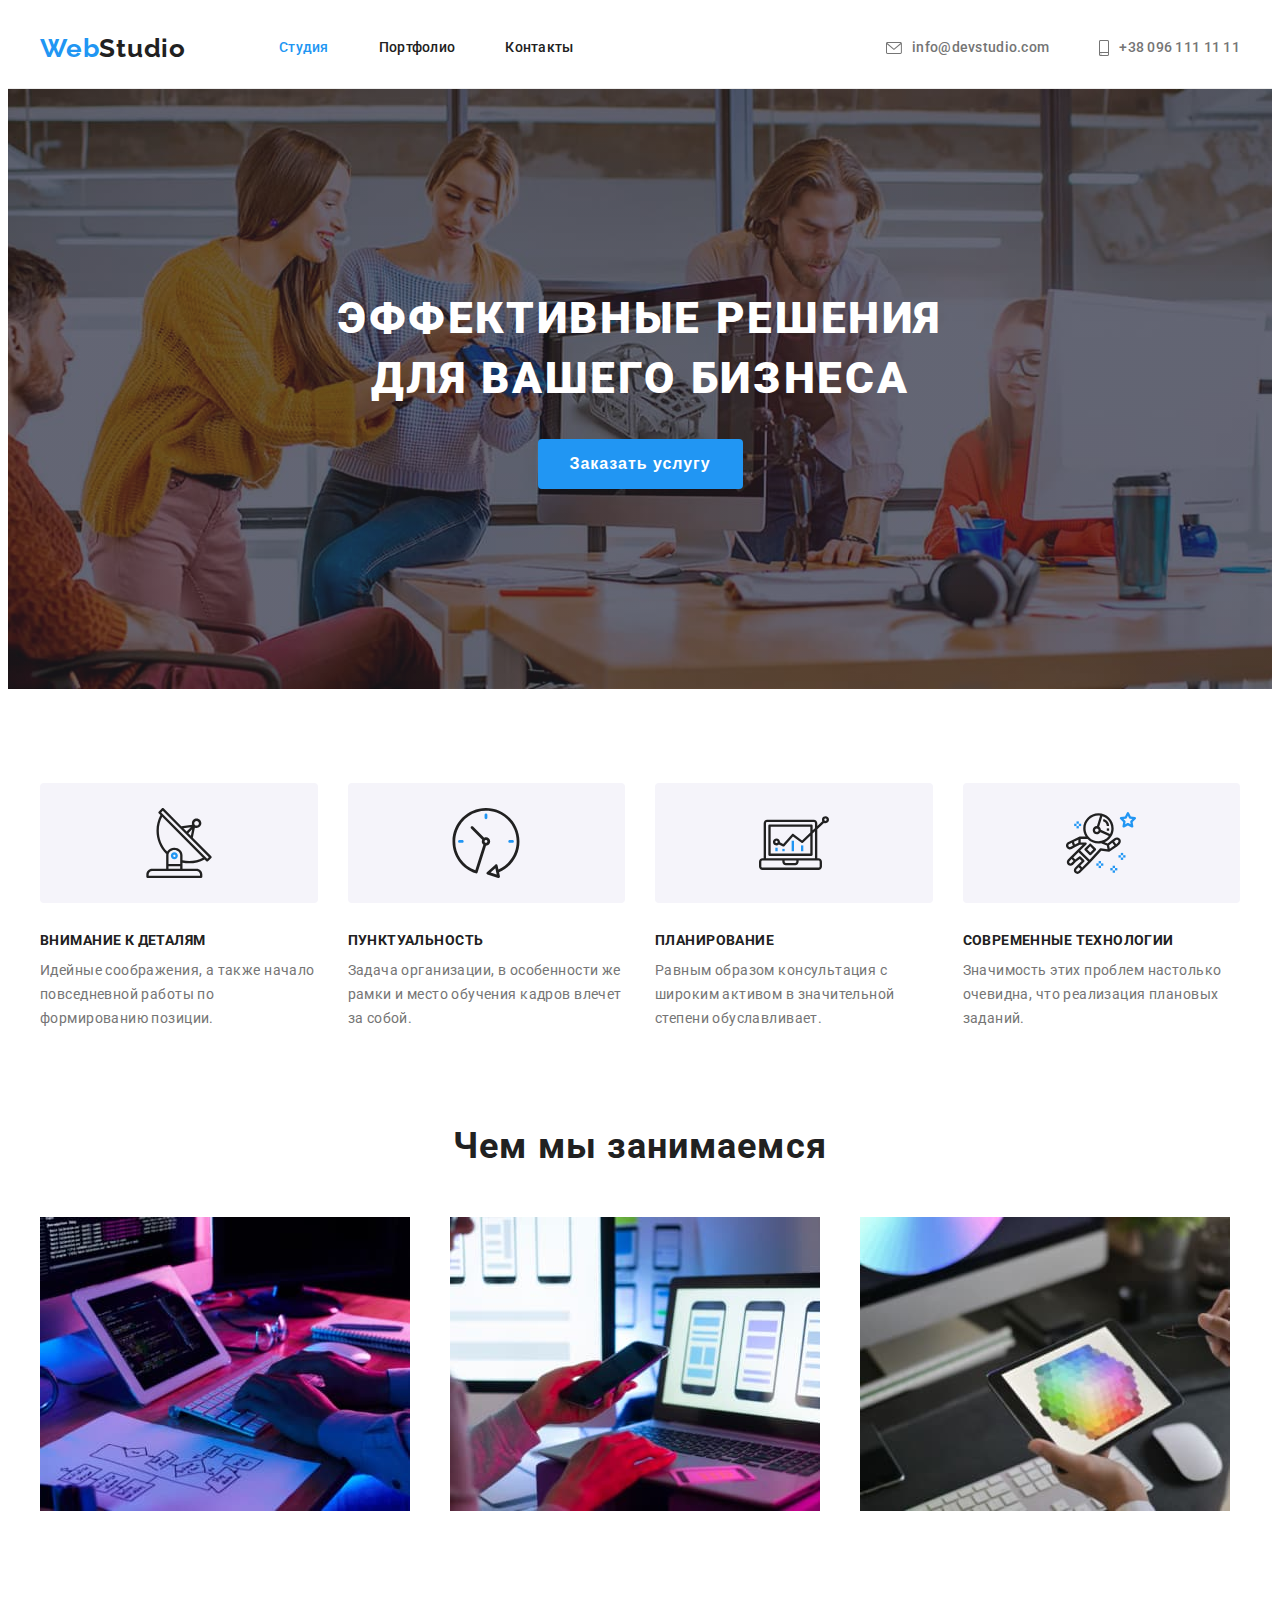
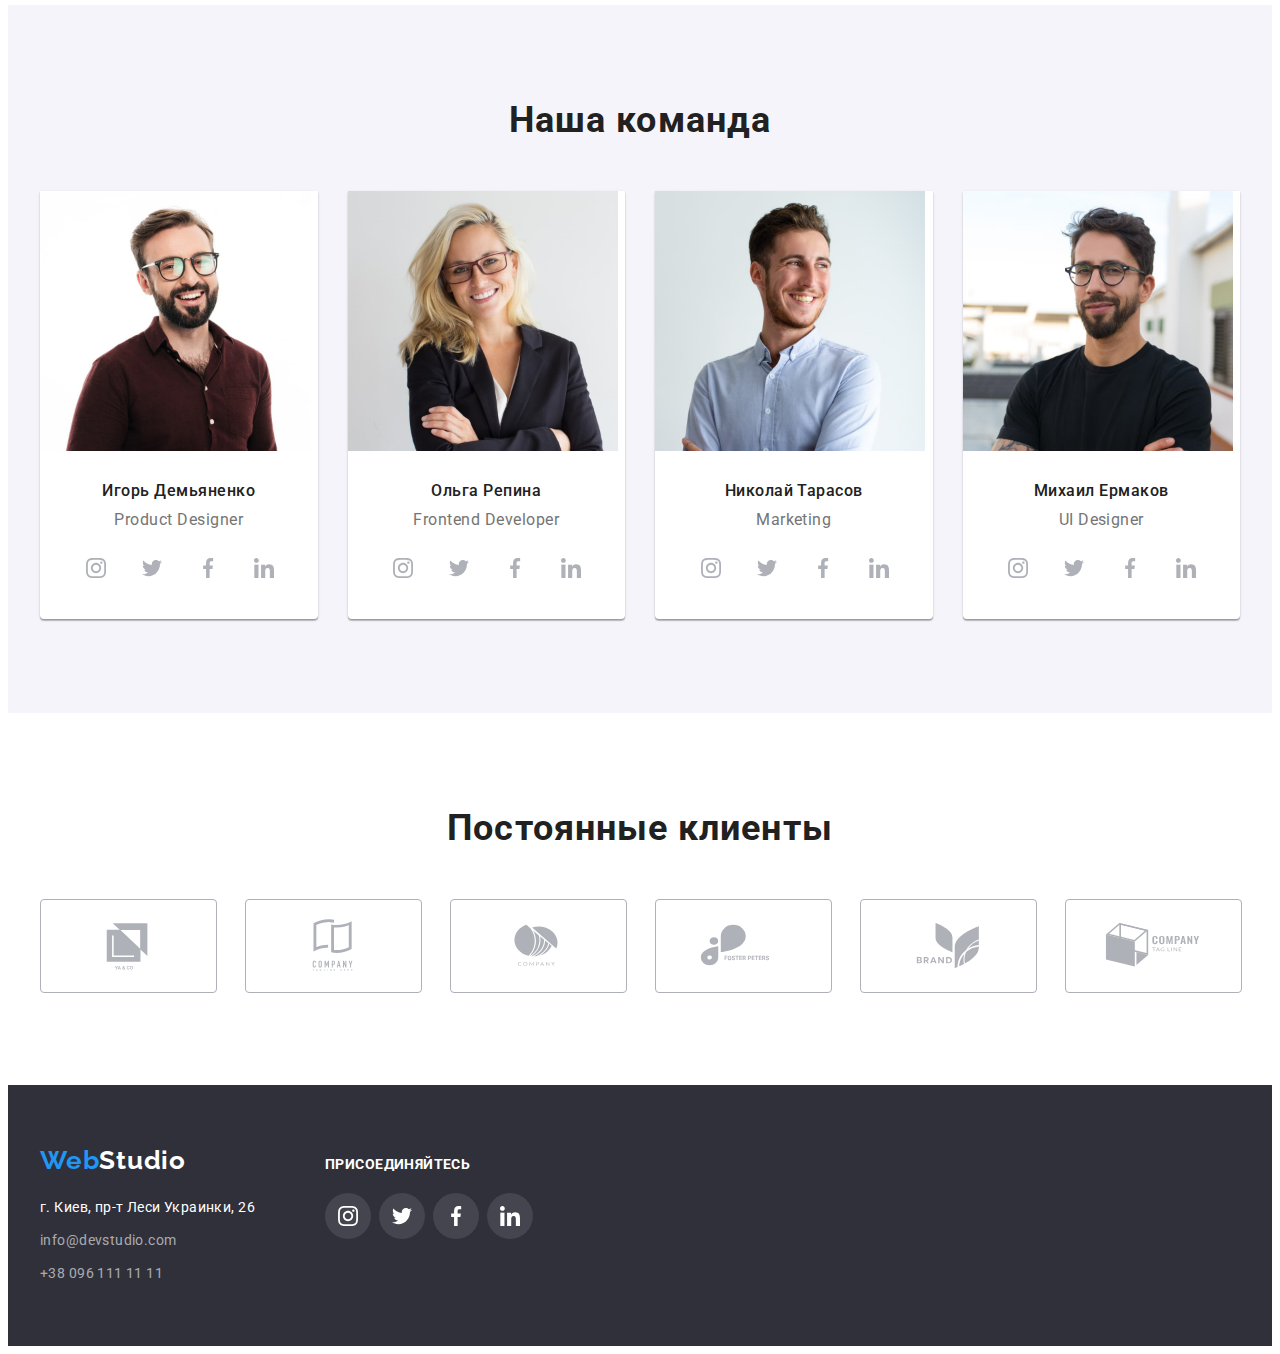
<file: index.html>
<!DOCTYPE html>
<html lang="ru">
  <head>
    <meta charset="UTF-8" />
    <meta http-equiv="X-UA-Compatible" content="IE=edge" />
    <meta name="viewport" content="width=device-width, initial-scale=1.0" />
    <title>Студия</title>
    <link rel="preconnect" href="https://fonts.googleapis.com" />
    <link rel="preconnect" href="https://fonts.gstatic.com" crossorigin />
    <link
      href="https://fonts.googleapis.com/css2?family=Raleway:wght@700&family=Roboto:wght@400;500;700;900&display=swap"
      rel="stylesheet"
    />
    <link
      rel="stylesheet"
      href="https://cdnjs.cloudflare.com/ajax/libs/modern-normalize/1.1.0/modern-normalize.min.css"
      integrity="sha512-wpPYUAdjBVSE4KJnH1VR1HeZfpl1ub8YT/NKx4PuQ5NmX2tKuGu6U/JRp5y+Y8XG2tV+wKQpNHVUX03MfMFn9Q=="
      crossorigin="anonymous"
      referrerpolicy="no-referrer"
    />
    <link rel="stylesheet" href="./css/styles.css" />
  </head>
  <body>
    <!--________________________ Хедер_______________________________________-->
    <header class="header">
      <div class="container">
        <a href="./index.html" class="logo link"
          >Web<span class="text-black">Studio</span></a
        >
        <nav class="nav">
          <ul class="nav-list list">
            <li class="nav-item">
              <a href="./index.html" class="nav-link current link">Студия</a>
            </li>
            <li class="nav-item">
              <a href="./portfolio.html" class="nav-link link">Портфолио</a>
            </li>
            <li class="nav-item">
              <a href="" class="nav-link link">Контакты</a>
            </li>
          </ul>
        </nav>

        <ul class="contacts-list list">
          <li class="contacts-item">
            <a href="mailto:info@devstudio.com" class="contacts-link link"
              ><svg class="icon contacts-icon" width="16" height="12">
                <use href="./images/icon.svg#icon-envelope"></use></svg
              >info@devstudio.com</a
            >
          </li>
          <li class="contacts-item">
            <a href="tel:+380961111111" class="contacts-link link">
              <svg class="icon contacts-icon" width="10" height="16">
                <use href="./images/icon.svg#icon-smartphone"></use></svg
              >+38 096 111 11 11</a
            >
          </li>
        </ul>
      </div>
    </header>

    <main>
      <!--__________________________Герой ____________________________-->
      <section class="hero">
        <div class="container">
          <h1 class="hero-title">Эффективные решения для вашего бизнеса</h1>
          <button class="hero-btn btn" type="button">Заказать услугу</button>
        </div>
      </section>

      <!--________________________ Преимущества ______________________-->
      <section class="section features">
        <div class="container">
          <h2 class="visually-hidden">Преимущества</h2>
          <ul class="card-set features-list list">
            <li class="card-set-item features-item">
              <div class="features-wrap-icon">
                <svg class="icon features-icon" width="70" height="70">
                  <use href="./images/icon.svg#icon-antenna"></use>
                </svg>
              </div>
              <h3 class="features-title">Внимание к деталям</h3>
              <p class="features-text">
                Идейные соображения, а также начало повседневной работы по
                формированию позиции.
              </p>
            </li>
            <li class="card-set-item features-item">
              <div class="features-wrap-icon">
                <svg class="icon features-icon" width="70" height="70">
                  <use href="./images/icon.svg#icon-clock"></use>
                </svg>
              </div>
              <h3 class="features-title">Пунктуальность</h3>
              <p class="features-text">
                Задача организации, в особенности же рамки и место обучения
                кадров влечет за собой.
              </p>
            </li>
            <li class="card-set-item features-item">
              <div class="features-wrap-icon">
                <svg class="icon features-icon" width="70" height="70">
                  <use href="./images/icon.svg#icon-diagram"></use>
                </svg>
              </div>
              <h3 class="features-title">Планирование</h3>
              <p class="features-text">
                Равным образом консультация с широким активом в значительной
                степени обуславливает.
              </p>
            </li>
            <li class="card-set-item features-item">
              <div class="features-wrap-icon">
                <svg class="icon features-icon" width="70" height="70">
                  <use href="./images/icon.svg#icon-astronaut"></use>
                </svg>
              </div>
              <h3 class="features-title">Современные технологии</h3>
              <p class="features-text">
                Значимость этих проблем настолько очевидна, что реализация
                плановых заданий.
              </p>
            </li>
          </ul>
        </div>
      </section>
      <!--______________________ Чем мы занимаемся______________________-->
      <section class="section doing">
        <div class="container">
          <h2 class="section-title doing-title">Чем мы занимаемся</h2>
          <ul class="card-set doing-list list">
            <li class="card-set-item doing-item">
              <img
                src="./images/our-gualities-1.jpg"
                alt="our-gualities-1"
                width="370"
              />
            </li>
            <li class="card-set-item doing-item">
              <img
                src="./images/our-gualities-2.jpg"
                alt="our-gualities-2"
                width="370"
              />
            </li>
            <li class="card-set-item doing-item">
              <img
                src="./images/our-gualities-3.jpg"
                alt="our-gualities-3"
                width="370"
              />
            </li>
          </ul>
        </div>
      </section>
      <!--_______________________Наша команда ______________________________-->
      <section class="section team">
        <div class="container">
          <h2 class="section-title team-title">Наша команда</h2>
          <ul class="card-set team-list list">
            <li class="card-set-item team-item">
              <img
                src="./images/team-member-1.jpg"
                alt="team-member-1"
                width="270"
              />
              <div class="team-info">
                <h3 class="team-item-title">Игорь Демьяненко</h3>
                <p class="team-item-text">Product Designer</p>
                <ul class="card-set soc-list list">
                  <li class="card-set-item soc-item">
                    <a href="" class="soc-link link">
                      <svg class="icon item-icon" width="20" height="20">
                        <use href="./images/icon.svg#icon-instagram"></use>
                      </svg>
                    </a>
                  </li>
                  <li class="card-set-item soc-item">
                    <a href="" class="soc-link link">
                      <svg class="icon item-icon" width="20" height="20">
                        <use href="./images/icon.svg#icon-twitter"></use>
                      </svg>
                    </a>
                  </li>
                  <li class="card-set-item soc-item">
                    <a href="" class="soc-link link">
                      <svg class="icon item-icon" width="20" height="20">
                        <use href="./images/icon.svg#icon-facebook"></use>
                      </svg>
                    </a>
                  </li>
                  <li class="card-set-item soc-item">
                    <a href="" class="soc-link link">
                      <svg class="icon item-icon" width="20" height="20">
                        <use href="./images/icon.svg#icon-linkedin"></use>
                      </svg>
                    </a>
                  </li>
                </ul>
              </div>
            </li>
            <li class="card-set-item team-item">
              <img
                src="./images/team-member-2.jpg"
                alt="team-member-2"
                width="270"
              />
              <div class="team-info">
                <h3 class="team-item-title">Ольга Репина</h3>
                <p class="team-item-text">Frontend Developer</p>
                <ul class="card-set soc-list list">
                  <li class="card-set-item soc-item">
                    <a href="" class="soc-link link">
                      <svg class="icon item-icon" width="20" height="20">
                        <use href="./images/icon.svg#icon-instagram"></use>
                      </svg>
                    </a>
                  </li>
                  <li class="card-set-item soc-item">
                    <a href="" class="soc-link link">
                      <svg class="icon item-icon" width="20" height="20">
                        <use href="./images/icon.svg#icon-twitter"></use>
                      </svg>
                    </a>
                  </li>
                  <li class="card-set-item soc-item">
                    <a href="" class="soc-link link">
                      <svg class="icon item-icon" width="20" height="20">
                        <use href="./images/icon.svg#icon-facebook"></use>
                      </svg>
                    </a>
                  </li>
                  <li class="card-set-item soc-item">
                    <a href="" class="soc-link link">
                      <svg class="icon item-icon" width="20" height="20">
                        <use href="./images/icon.svg#icon-linkedin"></use>
                      </svg>
                    </a>
                  </li>
                </ul>
              </div>
            </li>
            <li class="card-set-item team-item">
              <img
                src="./images/team-member-3.jpg"
                alt="team-member-3"
                width="270"
              />
              <div class="team-info">
                <h3 class="team-item-title">Николай Тарасов</h3>
                <p class="team-item-text">Marketing</p>
                <ul class="card-set soc-list list">
                  <li class="card-set-item soc-item">
                    <a href="" class="soc-link link">
                      <svg class="icon item-icon" width="20" height="20">
                        <use href="./images/icon.svg#icon-instagram"></use>
                      </svg>
                    </a>
                  </li>
                  <li class="card-set-item soc-item">
                    <a href="" class="soc-link link">
                      <svg class="icon item-icon" width="20" height="20">
                        <use href="./images/icon.svg#icon-twitter"></use>
                      </svg>
                    </a>
                  </li>
                  <li class="card-set-item soc-item">
                    <a href="" class="soc-link link">
                      <svg class="icon item-icon" width="20" height="20">
                        <use href="./images/icon.svg#icon-facebook"></use>
                      </svg>
                    </a>
                  </li>
                  <li class="card-set-item soc-item">
                    <a href="" class="soc-link link">
                      <svg class="icon item-icon" width="20" height="20">
                        <use href="./images/icon.svg#icon-linkedin"></use>
                      </svg>
                    </a>
                  </li>
                </ul>
              </div>
            </li>
            <li class="card-set-item team-item">
              <img
                src="./images/team-member-4.jpg"
                alt="team-member-4"
                width="270"
              />
              <div class="team-info">
                <h3 class="team-item-title">Михаил Ермаков</h3>
                <p class="team-item-text">UI Designer</p>
                <ul class="card-set soc-list list">
                  <li class="card-set-item soc-item">
                    <a href="" class="soc-link link">
                      <svg class="icon item-icon" width="20" height="20">
                        <use href="./images/icon.svg#icon-instagram"></use>
                      </svg>
                    </a>
                  </li>
                  <li class="card-set-item soc-item">
                    <a href="" class="soc-link link">
                      <svg class="icon item-icon" width="20" height="20">
                        <use href="./images/icon.svg#icon-twitter"></use>
                      </svg>
                    </a>
                  </li>
                  <li class="card-set-item soc-item">
                    <a href="" class="soc-link link">
                      <svg class="icon item-icon" width="20" height="20">
                        <use href="./images/icon.svg#icon-facebook"></use>
                      </svg>
                    </a>
                  </li>
                  <li class="card-set-item soc-item">
                    <a href="" class="soc-link link">
                      <svg class="icon item-icon" width="20" height="20">
                        <use href="./images/icon.svg#icon-linkedin"></use>
                      </svg>
                    </a>
                  </li>
                </ul>
              </div>
            </li>
          </ul>
        </div>
      </section>

      <!-- _________________________Постоянные клиенты_________________________ -->
      <section class="clients section">
        <div class="container">
          <h2 class="clients-title section-title">Постоянные клиенты</h2>
          <ul class="card-set clients-list list">
            <li class="card-set-item clients-item">
              <a href="" class="clients-link link">
                <svg class="icon clients-icon" width="106" height="60">
                  <use href="./images/icon.svg#icon-logo-1"></use>
                </svg>
              </a>
            </li>
            <li class="card-set-item clients-item">
              <a href="" class="clients-link link">
                <svg class="icon clients-icon" width="106" height="60">
                  <use href="./images/icon.svg#icon-logo-2"></use>
                </svg>
              </a>
            </li>
            <li class="card-set-item clients-item">
              <a href="" class="clients-link link">
                <svg class="icon clients-icon" width="106" height="60">
                  <use href="./images/icon.svg#icon-logo-3"></use>
                </svg>
              </a>
            </li>
            <li class="card-set-item clients-item">
              <a href="" class="clients-link link">
                <svg class="icon clients-icon" width="106" height="60">
                  <use href="./images/icon.svg#icon-logo-4"></use>
                </svg>
              </a>
            </li>
            <li class="card-set-item clients-item">
              <a href="" class="clients-link link">
                <svg class="icon clients-icon" width="106" height="60">
                  <use href="./images/icon.svg#icon-logo-5"></use>
                </svg>
              </a>
            </li>
            <li class="card-set-item clients-item">
              <a href="" class="clients-link link">
                <svg class="icon clients-icon" width="106" height="60">
                  <use href="./images/icon.svg#icon-logo-6"></use>
                </svg>
              </a>
            </li>
          </ul>
        </div>
      </section>
    </main>
    <!--____________________________ Футер ___________________________________-->
    <footer class="footer">
      <div class="container footer-container">
        <div class="footer-contacts-info">
          <div class="footer-content">
            <a href="./index.html" class="logo link"
              >Web<span class="text-white">Studio</span></a
            >
            <address class="footer-address">
              г. Киев, пр-т Леси Украинки, 26
              <ul class="footer-address-list list">
                <li class="footer-address-item">
                  <a
                    href="mailto:info@devstudio.com"
                    class="footer-address-link link"
                    >info@devstudio.com</a
                  >
                </li>
                <li class="footer-address-item">
                  <a href="tel:+380961111111" class="footer-address-link link"
                    >+38 096 111 11 11</a
                  >
                </li>
              </ul>
            </address>
          </div>

          <div class="footer-subscribe">
            <b class="subscrible-title">Присоединяйтесь</b>
            <ul class="card-set soc-list list">
              <li class="card-set-item soc-item">
                <a href="" class="soc-link link">
                  <svg class="icon item-icon" width="20" height="20">
                    <use href="./images/icon.svg#icon-instagram"></use>
                  </svg>
                </a>
              </li>
              <li class="card-set-item soc-item">
                <a href="" class="soc-link link">
                  <svg class="icon item-icon" width="20" height="20">
                    <use href="./images/icon.svg#icon-twitter"></use>
                  </svg>
                </a>
              </li>
              <li class="card-set-item soc-item">
                <a href="" class="soc-link link">
                  <svg class="icon item-icon" width="20" height="20">
                    <use href="./images/icon.svg#icon-facebook"></use>
                  </svg>
                </a>
              </li>
              <li class="card-set-item soc-item">
                <a href="" class="soc-link link">
                  <svg class="icon item-icon" width="20" height="20">
                    <use href="./images/icon.svg#icon-linkedin"></use>
                  </svg>
                </a>
              </li>
            </ul>
          </div>
        </div>
      </div>
    </footer>
  </body>
</html>
</file>
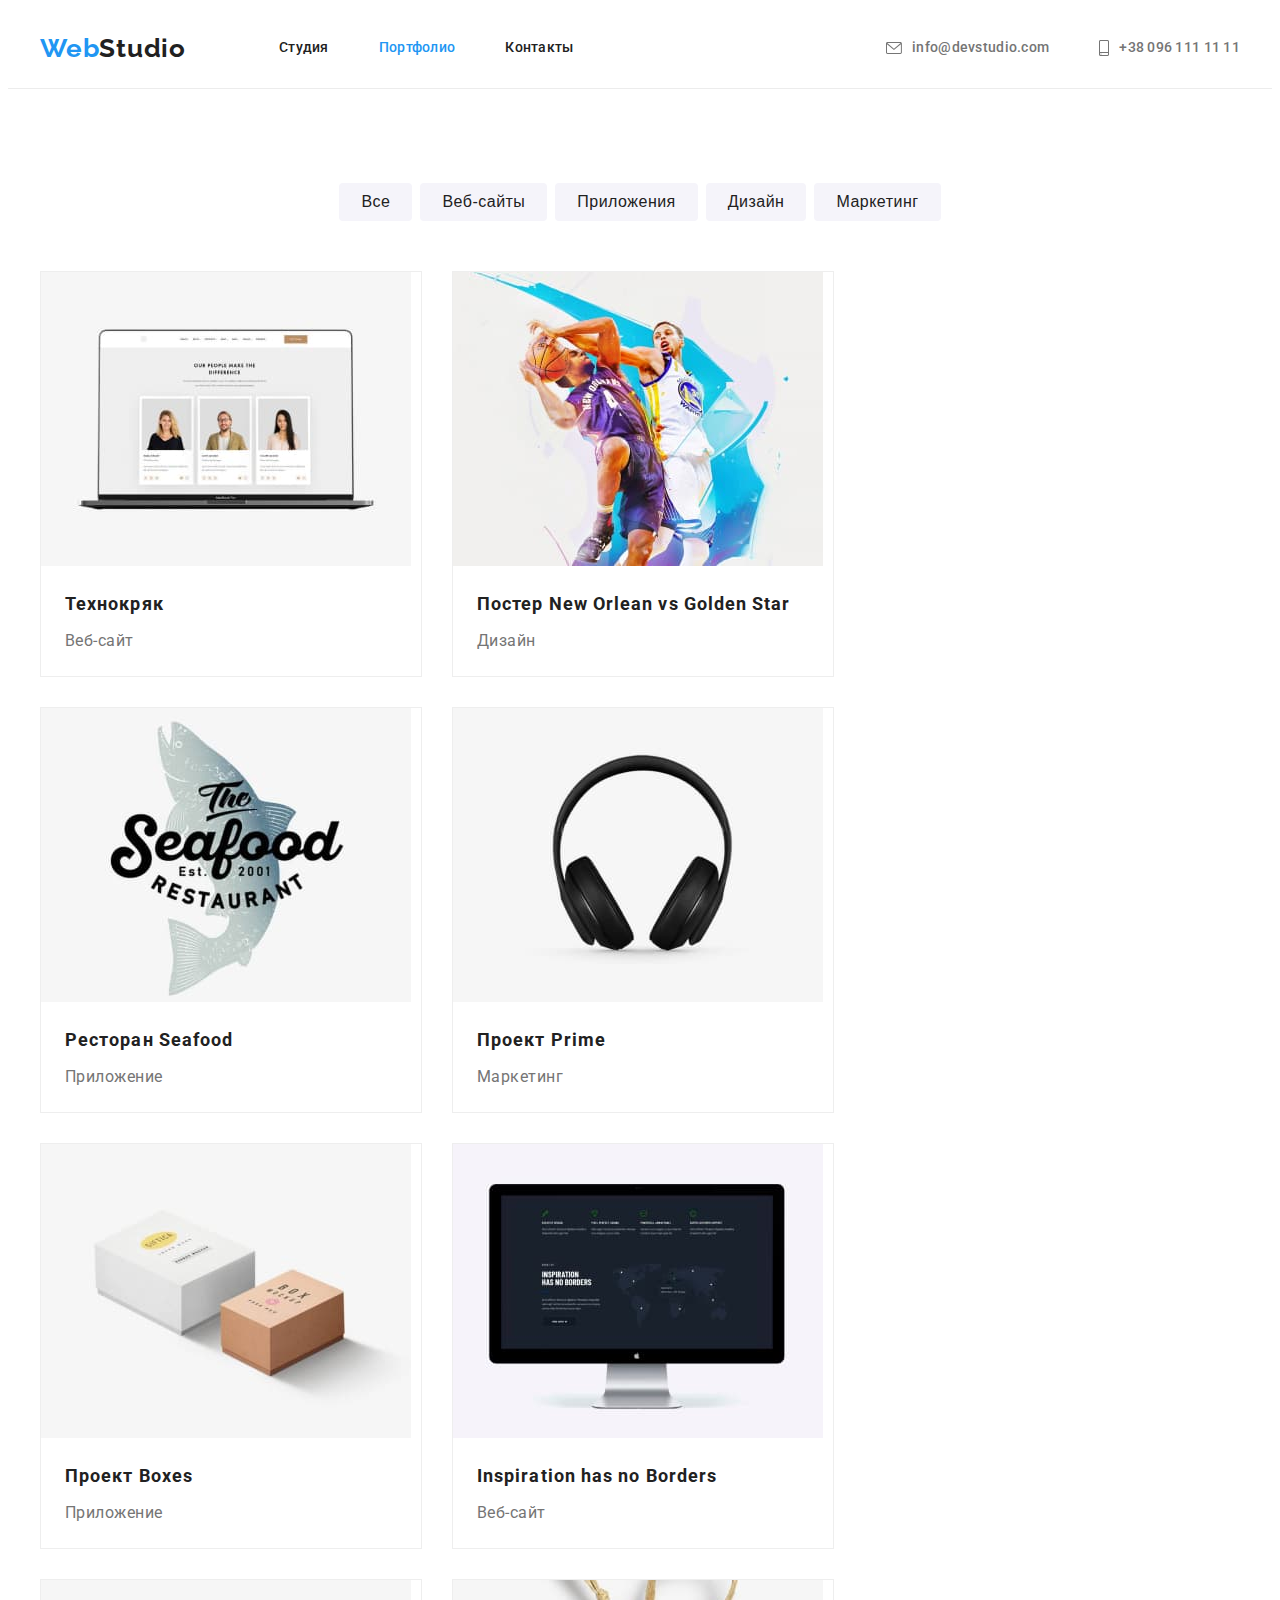
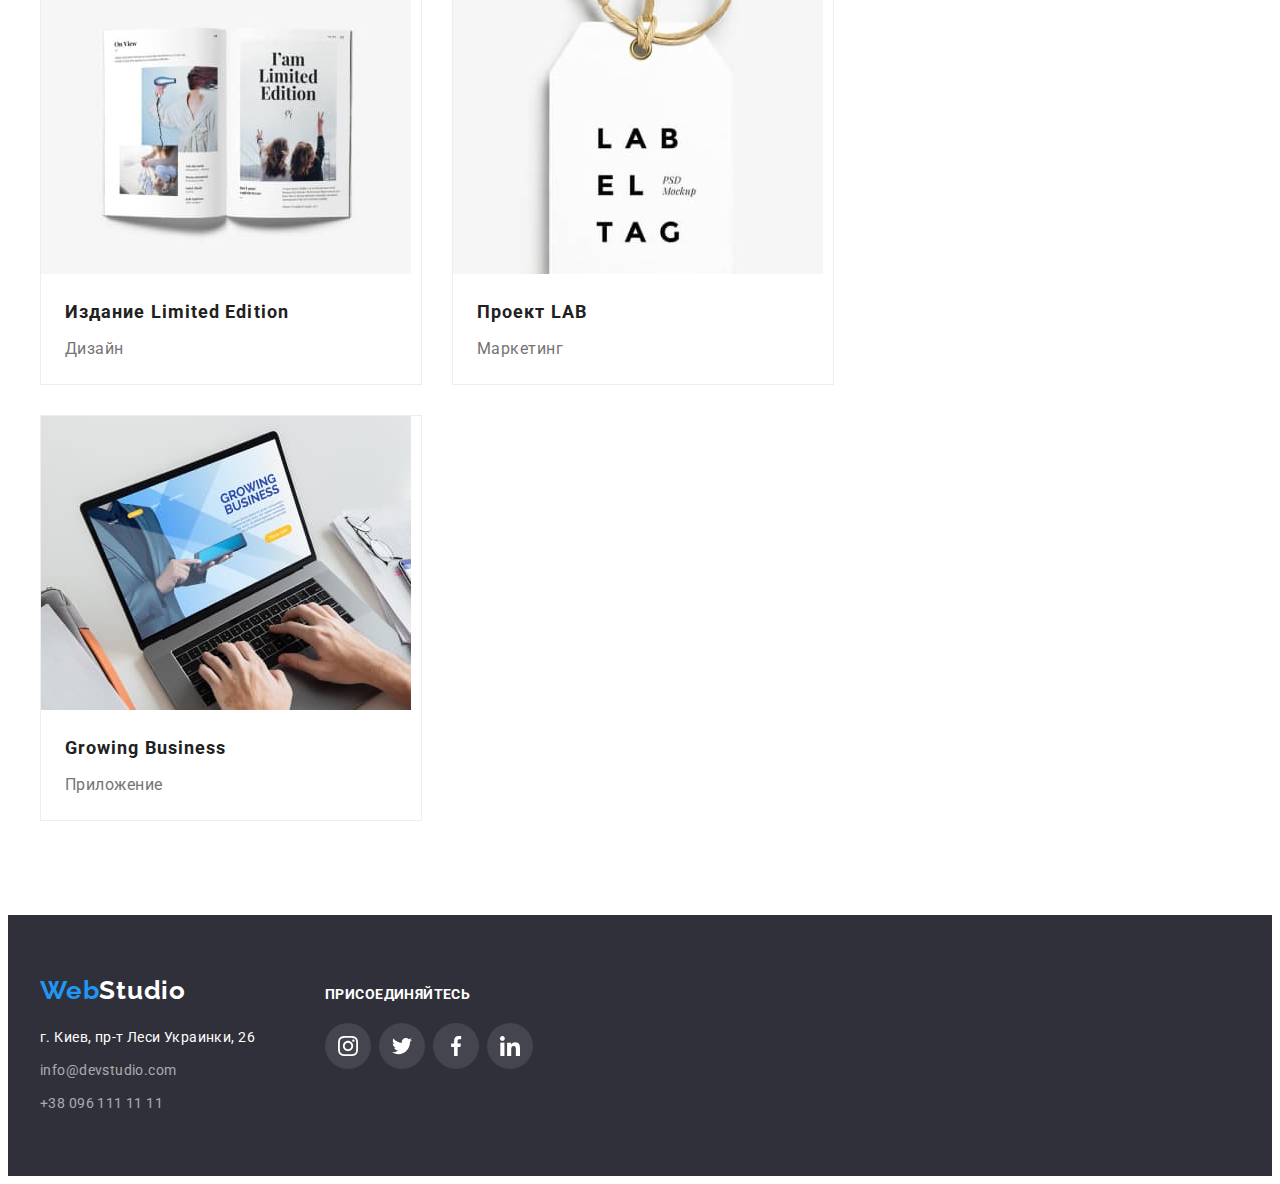
<file: portfolio.html>
<!DOCTYPE html>
<html lang="ru">
  <head>
    <meta charset="UTF-8" />
    <meta http-equiv="X-UA-Compatible" content="IE=edge" />
    <meta name="viewport" content="width=device-width, initial-scale=1.0" />
    <title>Портфолио</title>
    <link rel="preconnect" href="https://fonts.googleapis.com" />
    <link rel="preconnect" href="https://fonts.gstatic.com" crossorigin />
    <link
      href="https://fonts.googleapis.com/css2?family=Raleway:wght@700&family=Roboto:wght@400;500;700;900&display=swap"
      rel="stylesheet"
    />
    <link
      rel="stylesheet"
      href="https://cdnjs.cloudflare.com/ajax/libs/modern-normalize/1.1.0/modern-normalize.min.css"
      integrity="sha512-wpPYUAdjBVSE4KJnH1VR1HeZfpl1ub8YT/NKx4PuQ5NmX2tKuGu6U/JRp5y+Y8XG2tV+wKQpNHVUX03MfMFn9Q=="
      crossorigin="anonymous"
      referrerpolicy="no-referrer"
    />
    <link rel="stylesheet" href="./css/styles.css" />
  </head>
  <body>
    <!--__________________________ Хедер ________________________________-->
    <header class="header">
      <div class="container">
        <a href="./index.html" class="logo link"
          >Web<span class="text-black">Studio</span></a
        >
        <nav class="nav">
          <ul class="nav-list list">
            <li class="nav-item">
              <a href="./index.html" class="nav-link link">Студия</a>
            </li>
            <li class="nav-item">
              <a href="./portfolio.html" class="nav-link current link"
                >Портфолио</a
              >
            </li>
            <li class="nav-item">
              <a href="" class="nav-link link">Контакты</a>
            </li>
          </ul>
        </nav>

        <ul class="contacts-list list">
          <li class="contacts-item">
            <a href="mailto:info@devstudio.com" class="contacts-link link"
              ><svg class="icon contacts-icon" width="16" height="12">
                <use href="./images/icon.svg#icon-envelope"></use></svg
              >info@devstudio.com</a
            >
          </li>
          <li class="contacts-item">
            <a href="tel:+380961111111" class="contacts-link link">
              <svg class="icon contacts-icon" width="10" height="16">
                <use href="./images/icon.svg#icon-smartphone"></use></svg
              >+38 096 111 11 11</a
            >
          </li>
        </ul>
      </div>
    </header>

    <main>
      <section class="section projects">
        <div class="container">
          <!--______________________ Фильтр проектов________________________________ -->
          <h1 class="visually-hidden">Наши проекты</h1>
          <ul class="filters-list list">
            <li class="filters-item">
              <button class="btn filters-btn" type="button">Все</button>
            </li>
            <li class="filters-item">
              <button class="btn filters-btn" type="button">Веб-сайты</button>
            </li>
            <li class="filters-item">
              <button class="btn filters-btn" type="button">Приложения</button>
            </li>
            <li class="filters-item">
              <button class="btn filters-btn" type="button">Дизайн</button>
            </li>
            <li class="filters-item">
              <button class="btn filters-btn" type="button">Маркетинг</button>
            </li>
          </ul>

          <!--________________________Список проектов ____________________________-->
          <ul class="card-set projects-list list">
            <li class="card-set-item projects-item">
              <a href="" class="projects-link link">
                <img src="./images/img1.jpg" alt="Технокряк" width="370" />
                <div class="projects-wrap">
                  <h2 class="projects-title">Технокряк</h2>
                  <p class="projects-group">Веб-сайт</p>
                </div>
              </a>
            </li>
            <li class="card-set-item projects-item">
              <a href="" class="projects-link link">
                <img src="./images/img2.jpg" alt="Дизайн" width="370" />
                <div class="projects-wrap">
                  <h2 class="projects-title">
                    Постер New Orlean vs Golden Star
                  </h2>
                  <p class="projects-group">Дизайн</p>
                </div>
              </a>
            </li>
            <li class="card-set-item projects-item">
              <a href="" class="projects-link link">
                <img
                  src="./images/img3.jpg"
                  alt="Ресторан Seafood"
                  width="370"
                />
                <div class="projects-wrap">
                  <h2 class="projects-title">Ресторан Seafood</h2>
                  <p class="projects-group">Приложение</p>
                </div>
              </a>
            </li>
            <li class="card-set-item projects-item">
              <a href="" class="projects-link link">
                <img src="./images/img4.jpg" alt="Проект Prime" width="370" />
                <div class="projects-wrap">
                  <h2 class="projects-title">Проект Prime</h2>
                  <p class="projects-group">Маркетинг</p>
                </div>
              </a>
            </li>
            <li class="card-set-item projects-item">
              <a href="" class="projects-link link">
                <img src="./images/img5.jpg" alt="Проект Boxes" width="370" />
                <div class="projects-wrap">
                  <h2 class="projects-title">Проект Boxes</h2>
                  <p class="projects-group">Приложение</p>
                </div>
              </a>
            </li>
            <li class="card-set-item projects-item">
              <a href="" class="projects-link link">
                <img
                  src="./images/img6.jpg"
                  alt="Inspiration has no Borders"
                  width="370"
                />
                <div class="projects-wrap">
                  <h2 class="projects-title">Inspiration has no Borders</h2>
                  <p class="projects-group">Веб-сайт</p>
                </div>
              </a>
            </li>
            <li class="card-set-item projects-item">
              <a href="" class="projects-link link">
                <img
                  src="./images/img7.jpg"
                  alt="Издание Limited Edition"
                  width="370"
                />
                <div class="projects-wrap">
                  <h2 class="projects-title">Издание Limited Edition</h2>
                  <p class="projects-group">Дизайн</p>
                </div>
              </a>
            </li>
            <li class="card-set-item projects-item">
              <a href="" class="projects-link link">
                <img src="./images/img8.jpg" alt="Проект LAB" width="370" />
                <div class="projects-wrap">
                  <h2 class="projects-title">Проект LAB</h2>
                  <p class="projects-group">Маркетинг</p>
                </div>
              </a>
            </li>
            <li class="card-set-item projects-item">
              <a href="" class="projects-link link">
                <img
                  src="./images/img9.jpg"
                  alt="Growing Business"
                  width="370"
                />
                <div class="projects-wrap">
                  <h2 class="projects-title">Growing Business</h2>
                  <p class="projects-group">Приложение</p>
                </div>
              </a>
            </li>
          </ul>
        </div>
      </section>
    </main>

    <!--______________________________ Футер _____________________________________-->

    <footer class="footer">
      <div class="container footer-container">
        <div class="footer-contacts-info">
          <div class="footer-content">
            <a href="./index.html" class="logo link"
              >Web<span class="text-white">Studio</span></a
            >
            <address class="footer-address">
              г. Киев, пр-т Леси Украинки, 26
              <ul class="footer-address-list list">
                <li class="footer-address-item">
                  <a
                    href="mailto:info@devstudio.com"
                    class="footer-address-link link"
                    >info@devstudio.com</a
                  >
                </li>
                <li class="footer-address-item">
                  <a href="tel:+380961111111" class="footer-address-link link"
                    >+38 096 111 11 11</a
                  >
                </li>
              </ul>
            </address>
          </div>

          <div class="footer-subscribe">
            <b class="subscrible-title">Присоединяйтесь</b>
            <ul class="card-set soc-list list">
              <li class="card-set-item soc-item">
                <a href="" class="soc-link link">
                  <svg class="icon item-icon" width="20" height="20">
                    <use href="./images/icon.svg#icon-instagram"></use>
                  </svg>
                </a>
              </li>
              <li class="card-set-item soc-item">
                <a href="" class="soc-link link">
                  <svg class="icon item-icon" width="20" height="20">
                    <use href="./images/icon.svg#icon-twitter"></use>
                  </svg>
                </a>
              </li>
              <li class="card-set-item soc-item">
                <a href="" class="soc-link link">
                  <svg class="icon item-icon" width="20" height="20">
                    <use href="./images/icon.svg#icon-facebook"></use>
                  </svg>
                </a>
              </li>
              <li class="card-set-item soc-item">
                <a href="" class="soc-link link">
                  <svg class="icon item-icon" width="20" height="20">
                    <use href="./images/icon.svg#icon-linkedin"></use>
                  </svg>
                </a>
              </li>
            </ul>
          </div>
        </div>
      </div>
    </footer>
  </body>
</html>
</file>
<file: css/styles.css>
/* цвет основного текста #757575 */
/* вторичный цвет текста  #212121;
     /* акцент #2196F3 */
/* цвет фона ##FFFFFF */
/* вторичный цвет фона #F5F4FA */

:root {
  --primary-text-color: #757575;
  --secondary-text-color: ;
  --title-text-color: #212121;
  --secondary-title-color: #ffffff;
  --accent-color: #2196f3;
  --primary-bg-color: #ffffff;
  --secondary-bg-color: #f5f4fa;
  --card-gap: 30px;
  --card-item: 3;
  --color-icon: #afb1b8;
}

h1,
h2,
h3,
h4,
h5,
h6,
p {
  margin: 0;
}

ul {
  margin: 0;
  padding-left: 0;
}

body {
  font-family: "Roboto", sans-serif;
  font-size: 14px;
  background-color: var(--primary-bg-color);
  color: var(--primary-text-color);
}

img {
  display: block;
  max-width: 100%;
  height: auto;
}

a {
  color: currentColor;
}

.section {
  padding-top: 94px;
  padding-bottom: 94px;
}

.container {
  width: 1200px;
  padding-right: 15px;
  padding-left: 15px;
  margin: 0 auto;
}

.link {
  text-decoration: none;
}

.list {
  list-style: none;
}

.btn {
  cursor: pointer;
  border: none;
  border-radius: 4px;
}

.visually-hidden {
  position: absolute;
  width: 1px;
  height: 1px;
  margin: -1px;
  border: 0;
  padding: 0;
  white-space: nowrap;
  clip-path: inset(100%);
  clip: rect(0 0 0 0);
  overflow: hidden;
}

.accent {
  color: var(--accent-color);
}

.section-title {
  margin-left: auto;
  margin-right: auto;
  margin-bottom: 50px;
  font-weight: 700;
  font-size: 36px;
  line-height: 1.17;
  letter-spacing: 0.03em;
  text-align: center;
  color: var(--title-text-color);
}

.card-set {
  display: flex;
  flex-wrap: wrap;
  gap: var(--card-gap);
}

.card-set-item {
  flex-basis: calc(
    ((100% - (var(--card-item) - 1) * var(--card-gap))) / var(--card-item)
  );
}

.text-white {
  color: var(--secondary-title-color);
}

.text-black {
  color: var(--title-text-color);
}

.icon {
  fill: #afb1b8;
}
/* Социальные сети */
.soc-list {
  --card-gap: 10px;
  --card-item: 4;
}

.soc-item {
  width: 44px;
  height: 44px;
}
.soc-link {
  width: 100%;
  height: 100%;
  display: flex;
  align-items: center;
  justify-content: center;

  border-radius: 50%;
  border: 1px solid transparent;
}

.soc-link:hover,
.soc-link:focus {
  background-color: var(--accent-color);
}

.soc-link:hover .item-icon,
.soc-link:focus .item-icon {
  fill: #ffffff;
}
/* ------------------------Хедер---------------------------- */
.header {
  border-bottom: 1px solid #ececec;
}

.header .container {
  display: flex;
  align-items: center;
}

.header .logo {
  margin-right: 93px;
}

.logo {
  font-family: "Raleway";
  font-weight: 700;
  font-size: 26px;
  line-height: 1.19;
  letter-spacing: 0.03em;
  color: var(--accent-color);
}

.nav-list,
.contacts-list {
  display: flex;
  gap: 50px;
}

.contacts-list {
  margin-left: auto;
}

.nav-link,
.contacts-link {
  display: block;
  padding-top: 32px;
  padding-bottom: 32px;
  font-weight: 500;
  line-height: 1.14;
  letter-spacing: 0.02em;
  align-items: center;
  justify-content: center;
}

.nav-link {
  color: var(--title-text-color);
}

.nav-link.current {
  color: var(--accent-color);
}

.contacts-link {
  display: flex;
  color: var(--primary-text-color);
}

.nav-link:hover,
.nav-link:focus,
.contacts-link:hover,
.contacts-link:focus {
  color: var(--accent-color);
}

.contacts-icon {
  fill: currentColor;
  margin-right: 10px;
}

.contacts-link:hover .contacts-icon,
.contacts-link:focus .contacts-icon {
  fill: var(--accent-color);
}
/* --------------------Герой--------------------------- */
.hero {
  padding-top: 200px;
  padding-bottom: 200px;
  margin: 0 auto;
  text-align: center;
  background-color: #2f303a;
  background-image: linear-gradient(
      rgba(47, 48, 58, 0.4),
      rgba(47, 48, 58, 0.4)
    ),
    url(../images/hero.jpg);
  background-size: cover;
  background-repeat: no-repeat;
  background-position: center;
  max-width: 1600px;
}

.hero-title {
  margin-bottom: 30px;
  margin-left: auto;
  margin-right: auto;
  max-width: 696px;

  font-weight: 900;
  font-size: 44px;
  line-height: 1.36;
  letter-spacing: 0.06em;
  text-transform: uppercase;
  color: var(--secondary-title-color);
}

.hero-btn {
  padding: 10px 32px;

  font-weight: 700;
  font-size: 16px;
  line-height: 1.88;
  text-align: center;
  letter-spacing: 0.06em;
  color: var(--secondary-title-color);
  background-color: var(--accent-color);
}
.hero-btn:hover,
.hero-btn:focus {
  background-color: #188ce8;
}

/* ---------------------- Преимущества ----------------- */
.features-item {
  --card-gap: 30px;
  --card-item: 4;
}

.features-wrap-icon {
  display: flex;
  align-items: center;
  justify-content: center;
  margin-bottom: 30px;
  background-color: #f5f4fa;
  border-radius: 4px;
}

.features-icon {
  margin-bottom: 25px;
  margin-top: 25px;
  fill: var(--title-text-color);
}

.features-title {
  margin-bottom: 10px;
  font-weight: 700;
  font-size: 14px;
  line-height: 1.14;
  letter-spacing: 0.03em;
  text-transform: uppercase;
  color: var(--title-text-color);
}

.features-text {
  line-height: 1.71;
  letter-spacing: 0.03em;
}

/* ---------------------Чем мы занимаемся------------------ */
.doing {
  padding-top: 0;
}

/* ------------------ Наша команда------------------------ */
.team {
  background-color: var(--secondary-bg-color);
}

.team-item {
  box-shadow: 0px 1px 3px rgba(0, 0, 0, 0.12), 0px 1px 1px rgba(0, 0, 0, 0.14),
    0px 2px 1px rgba(0, 0, 0, 0.2);
  border-radius: 0px 0px 4px 4px;

  --card-item: 4;
  text-align: center;
  background-color: var(--primary-bg-color);
}

.team-info {
  padding-top: 30px;
  padding-bottom: 30px;
  padding-right: 10px;
  padding-left: 10px;
}

.team-item-title {
  margin-bottom: 10px;
  font-weight: 500;
  font-size: 16px;
  line-height: 1.19;
  letter-spacing: 0.03em;
  color: var(--title-text-color);
}

.team-item-text {
  margin-bottom: 16px;
  font-size: 16px;
  line-height: 1.19;
  letter-spacing: 0.03em;
}

.team-item .soc-list {
  padding-left: 22px;
  padding-right: 22px;
}

/* --------------Постоянные клиенты--------------------*/

.clients-list {
  --card-gap: 30px;
  --card-item: 6;
}

.clients-item {
  width: 170px;
  height: 92px;
}

.clients-link {
  display: flex;
  align-items: center;
  justify-content: center;
  width: 100%;
  height: 100%;
  border: 1px solid;
  border-radius: 4px;
  color: var(--color-icon);
}

.clients-link:hover,
.clients-link:focus {
  color: var(--accent-color);
}

.clients-link:hover .clients-icon,
.clients-link:focus .clients-icon {
  fill: currentColor;
}

/* ----------------------Футер ----------------------- */

.footer {
  padding-top: 60px;
  padding-bottom: 60px;
  background-color: #2f303a;
}

.footer-container {
  display: flex;
}

.footer-contacts-info {
  display: flex;
  align-items: baseline;
}

.footer-content {
  margin-right: 70px;
}

.footer .logo {
  display: block;
  margin-bottom: 20px;
}

.footer-address {
  color: var(--secondary-title-color);
  font-style: normal;
  line-height: 1.71;
  letter-spacing: 0.03em;
}

.footer-address-list,
.footer-address-item + .footer-address-item {
  margin-top: 9px;
}

.footer-address-link {
  color: rgba(255, 255, 255, 0.6);
}

.footer-address-link:hover,
.footer-address-link:focus {
  color: var(--accent-color);
}

.footer-subscribe {
  margin-right: auto;
}

.subscrible-title {
  display: block;
  margin-bottom: 20px;
  font-weight: 700;
  font-size: 14px;
  line-height: 1.14;
  letter-spacing: 0.03em;
  text-transform: uppercase;
  color: var(--secondary-title-color);
}

.footer-subscribe .soc-link {
  background-color: rgba(255, 255, 255, 0.1);
}

.footer-subscribe .icon {
  fill: var(--secondary-title-color);
}

.footer-subscribe .soc-link:hover,
.footer-subscribe .soc-link:focus {
  background-color: var(--accent-color);
}

/* -----------------Страница Портфолио------------------- */
.filters-list {
  display: flex;
  justify-content: center;
  margin-bottom: 50px;
}

.filters-item:not(:last-child) {
  margin-right: 8px;
}

.filters-btn {
  padding-top: 6px;
  padding-right: 22px;
  padding-bottom: 6px;
  padding-left: 22px;
  font-weight: 500;
  font-size: 16px;
  line-height: 1.62;
  letter-spacing: 0.03em;
  background-color: var(--secondary-bg-color);
  color: var(--title-text-color);
}

.filters-btn:focus,
.filters-btn:hover {
  color: var(--secondary-title-color);
  background-color: var(--accent-color);
  box-shadow: 0px 3px 1px rgba(0, 0, 0, 0.1), 0px 1px 2px rgba(0, 0, 0, 0.08),
    0px 2px 2px rgba(0, 0, 0, 0.12);
}

.projects-item {
  border: 1px solid #eeeeee;
}

.projects-link {
  display: block;
  width: 100%;
  height: 100%;
}

.projects-link:hover,
.projects-link:focus {
  box-shadow: 0px 1px 1px rgba(0, 0, 0, 0.12), 0px 4px 4px rgba(0, 0, 0, 0.06),
    1px 4px 6px rgba(0, 0, 0, 0.16);
}

.projects-wrap {
  padding: 20px 24px;
}

.projects-title {
  margin-bottom: 4px;
  font-weight: 700;
  font-size: 18px;
  line-height: 2;
  letter-spacing: 0.06em;
  color: var(--title-text-color);
}

.projects-group {
  font-size: 16px;
  line-height: 1.88;
  letter-spacing: 0.03em;
  color: var(--primary-text-color);
}
</file>
